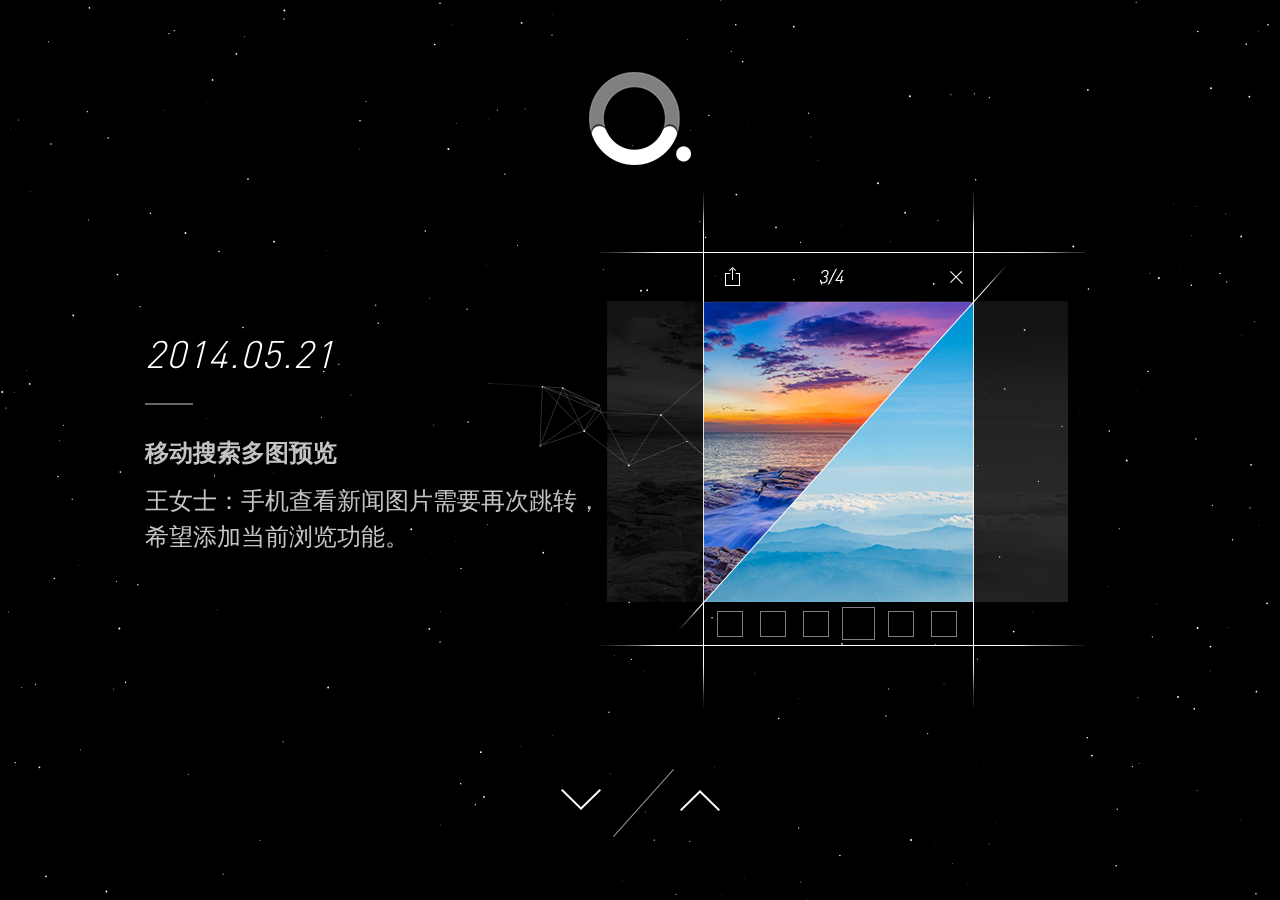
<file: index.html>
<!DOCTYPE html>
<head>
  <meta http-equiv="X-UA-Compatible" content="IE=edge,chrome=1">
  <meta name="renderer" content="webkit">
  <meta charset="UTF-8" />
  <link rel="stylesheet" href="sousuo.css">
</head>
<body>
<canvas id="bkg"></canvas>
<div id="sousuo_logo"></div>
<div class="content">
  <section class="mast" style="background: url('image/pic_1.png') center no-repeat; background-size: auto 100%;">
    <!--figure class="mast__bg" style="background-image:url(https://unsplash.it/1800/800?image=893)"></figure-->
    <header class="mast__header">
      <h1 class="mast__title js-spanize">2014.05.21</h1> 
      <hr class="sep"/>
      <p class="mast__text js-spanize bold">
移动搜索多图预览</p>
      <p class="mast__text js-spanize">
王女士：手机查看新闻图片需要再次跳转，
希望添加当前浏览功能。</p>

    </header>
  </section>
</div>
<div id="page_switcher"></div>
<script src="jquery-2.2.4.min.js"></script>
<script src="sousuo.js"></script>
</body>
</file>
<file: sousuo.css>
@font-face {
  font-family: 'DINPro-Light';
  src: url('font/DINPro-Light.eot');
  src: url('font/DINPro-Light.eot?#iefix') format('embedded-opentype'),
   url('font/DINPro-Light.woff') format('woff'),
   url('font/DINPro-Light.ttf') format('truetype'),
   url('font/DINPro-Light.svg') format('svg');
  font-weight: normal;
  font-style: normal;
}
/*思源黑体极细*/
@font-face {
  font-family: 'SourceHanSansCN-ExtraLight';
  src: url('https://at.alicdn.com/t/jlvgtntorpg8ehfr.eot'); /* IE9*/
  src: url('https://at.alicdn.com/t/jlvgtntorpg8ehfr.eot?#iefix') format('embedded-opentype'), /* IE6-IE8 */
  url('https://at.alicdn.com/t/jlvgtntorpg8ehfr.woff') format('woff'), /* chrome、firefox */
  url('https://at.alicdn.com/t/jlvgtntorpg8ehfr.ttf') format('truetype'), /* chrome、firefox、opera、Safari, Android, iOS 4.2+*/
  url('https://at.alicdn.com/t/jlvgtntorpg8ehfr.svg#思源黑体-极细') format('svg'); /* iOS 4.1- */
  font-weight: normal;
  font-style: normal;
}
/*思源黑体常规*/
@font-face {
  font-family: 'SourceHanSansCN-Normal';
  src: url('https://at.alicdn.com/t/ygrvna3oz7z7u8fr.eot'); /* IE9*/
  src: url('https://at.alicdn.com/t/ygrvna3oz7z7u8fr.eot?#iefix') format('embedded-opentype'), /* IE6-IE8 */
  url('https://at.alicdn.com/t/ygrvna3oz7z7u8fr.woff') format('woff'), /* chrome、firefox */
  url('https://at.alicdn.com/t/ygrvna3oz7z7u8fr.ttf') format('truetype'), /* chrome、firefox、opera、Safari, Android, iOS 4.2+*/
  url('https://at.alicdn.com/t/ygrvna3oz7z7u8fr.svg#NotoSansHans-DemiLight') format('svg'); /* iOS 4.1- */
  font-weight: bold;
  font-style: normal;
}

html, body {
  background: #000;
  margin: 0;
  padding: 0;
}
#bkg{
  position: absolute;
  width: 100%;
  height: 100%;
  top: 0;
  right: 0;
  bottom: 0;
  left: 0;
}
#sousuo_logo{
  position: absolute;
  background: url("image/logo.png") center no-repeat;
  width: 102px;
  height: 93px;
  left: 50%;
  top: 8%;
  margin-left: -51px;
}
#page_switcher{
  position: absolute;
  bottom: 7%;
  left: 50%;
  width: 159px;
  height: 68px;
  margin-left: -79px;
  background: url("image/arrow.png") center no-repeat;
}
.content {
  position: absolute;
  width: 1100px;
  height: 60%;
  max-height: 514px;
  top: 50%;
  left: 50%;
  -webkit-transform: translate(-50%, -50%);
  font-family: monospace;
  line-height: 1.5;
  font-weight: 400;
  font-style: normal;
  -ms-text-size-adjust: 100%;
  -webkit-text-size-adjust: 100%;
  -webkit-font-smoothing: antialiased;
  -moz-osx-font-smoothing: grayscale;
  text-rendering: optimizeLegibility;
}
.sep {
  border: 0;
  width: 48px;
  height: 2px;
  margin: 30px 0;
  background-color: rgba(255, 255, 255, 0.4);
}

.mast {
  position: relative;
  display: -webkit-box;
  display: -webkit-flex;
  display: -ms-flexbox;
  display: flex;
  -webkit-box-align: center;
  -webkit-align-items: center;
      -ms-flex-align: center;
          align-items: center;
  width: 100%;
  height: 100%;
  color: #fff;
}
.mast > header {
  z-index: 2;
  position: relative;
}
.mast__bg {
  position: absolute;
  top: 0;
  left: 0;
  width: 100%;
  height: 100%;
  margin: 0;
  padding: 0;
  background-size: cover;
  background-position: 50%;
}
.mast__header {
  padding: 5%;
}
.mast__title {
  font-family: "DINPro-Light", monospace;
  font-size: 38px;
  font-weight: normal;
  font-style: italic;
  line-height: 40px;
  text-transform: uppercase;
  letter-spacing: 1px;
  margin: 0;
}
.mast__title span {
  -webkit-animation: letter-glow 0.7s 0s ease both;
          animation: letter-glow 0.7s 0s ease both;
}
.mast__title span:nth-child(1) {
  -webkit-animation-delay: 0.05s;
          animation-delay: 0.05s;
}
.mast__title span:nth-child(2) {
  -webkit-animation-delay: 0.1s;
          animation-delay: 0.1s;
}
.mast__title span:nth-child(3) {
  -webkit-animation-delay: 0.15s;
          animation-delay: 0.15s;
}
.mast__title span:nth-child(4) {
  -webkit-animation-delay: 0.2s;
          animation-delay: 0.2s;
}
.mast__title span:nth-child(5) {
  -webkit-animation-delay: 0.25s;
          animation-delay: 0.25s;
}
.mast__title span:nth-child(6) {
  -webkit-animation-delay: 0.3s;
          animation-delay: 0.3s;
}
.mast__title span:nth-child(7) {
  -webkit-animation-delay: 0.35s;
          animation-delay: 0.35s;
}
.mast__title span:nth-child(8) {
  -webkit-animation-delay: 0.4s;
          animation-delay: 0.4s;
}
.mast__title span:nth-child(9) {
  -webkit-animation-delay: 0.45s;
          animation-delay: 0.45s;
}
.mast__title span:nth-child(10) {
  -webkit-animation-delay: 0.5s;
          animation-delay: 0.5s;
}
.mast__title span:nth-child(11) {
  -webkit-animation-delay: 0.55s;
          animation-delay: 0.55s;
}
.mast__title span:nth-child(12) {
  -webkit-animation-delay: 0.6s;
          animation-delay: 0.6s;
}
.mast__title span:nth-child(13) {
  -webkit-animation-delay: 0.65s;
          animation-delay: 0.65s;
}
.mast__title span:nth-child(14) {
  -webkit-animation-delay: 0.7s;
          animation-delay: 0.7s;
}
.mast__title span:nth-child(15) {
  -webkit-animation-delay: 0.75s;
          animation-delay: 0.75s;
}
.mast__title span:nth-child(16) {
  -webkit-animation-delay: 0.8s;
          animation-delay: 0.8s;
}
.mast__title span:nth-child(17) {
  -webkit-animation-delay: 0.85s;
          animation-delay: 0.85s;
}
.mast__title span:nth-child(18) {
  -webkit-animation-delay: 0.9s;
          animation-delay: 0.9s;
}
.mast__title span:nth-child(19) {
  -webkit-animation-delay: 0.95s;
          animation-delay: 0.95s;
}
.mast__title span:nth-child(20) {
  -webkit-animation-delay: 1s;
          animation-delay: 1s;
}
.mast__title span:nth-child(21) {
  -webkit-animation-delay: 1.05s;
          animation-delay: 1.05s;
}
.mast__title span:nth-child(22) {
  -webkit-animation-delay: 1.1s;
          animation-delay: 1.1s;
}
.mast__title span:nth-child(23) {
  -webkit-animation-delay: 1.15s;
          animation-delay: 1.15s;
}
.mast__title span:nth-child(24) {
  -webkit-animation-delay: 1.2s;
          animation-delay: 1.2s;
}
.mast__title span:nth-child(25) {
  -webkit-animation-delay: 1.25s;
          animation-delay: 1.25s;
}
.mast__text {
  font-family: "SourceHanSansCN-ExtraLight", "华文细黑", "Microsoft Yahei", monospace;
  font-size: 24px;
  color: #c4c4c4;
  margin: 0 0 0.5em;
  line-height: 1.5;
  white-space: pre;
}
.mast__text.bold {
  font-family: "SourceHanSansCN-Normal", "华文细黑", "Microsoft Yahei", monospace;
  font-weight: bold;
}
.mast__text span {
  -webkit-animation: letter-glow 0.7s 0s ease both;
          animation: letter-glow 0.7s 0s ease both;
}
.mast__text span:nth-child(1) {
  -webkit-animation-delay: 0.05s;
          animation-delay: 0.05s;
}
.mast__text span:nth-child(2) {
  -webkit-animation-delay: 0.1s;
          animation-delay: 0.1s;
}
.mast__text span:nth-child(3) {
  -webkit-animation-delay: 0.15s;
          animation-delay: 0.15s;
}
.mast__text span:nth-child(4) {
  -webkit-animation-delay: 0.2s;
          animation-delay: 0.2s;
}
.mast__text span:nth-child(5) {
  -webkit-animation-delay: 0.25s;
          animation-delay: 0.25s;
}
.mast__text span:nth-child(6) {
  -webkit-animation-delay: 0.3s;
          animation-delay: 0.3s;
}
.mast__text span:nth-child(7) {
  -webkit-animation-delay: 0.35s;
          animation-delay: 0.35s;
}
.mast__text span:nth-child(8) {
  -webkit-animation-delay: 0.4s;
          animation-delay: 0.4s;
}
.mast__text span:nth-child(9) {
  -webkit-animation-delay: 0.45s;
          animation-delay: 0.45s;
}
.mast__text span:nth-child(10) {
  -webkit-animation-delay: 0.5s;
          animation-delay: 0.5s;
}
.mast__text span:nth-child(11) {
  -webkit-animation-delay: 0.55s;
          animation-delay: 0.55s;
}
.mast__text span:nth-child(12) {
  -webkit-animation-delay: 0.6s;
          animation-delay: 0.6s;
}
.mast__text span:nth-child(13) {
  -webkit-animation-delay: 0.65s;
          animation-delay: 0.65s;
}
.mast__text span:nth-child(14) {
  -webkit-animation-delay: 0.7s;
          animation-delay: 0.7s;
}
.mast__text span:nth-child(15) {
  -webkit-animation-delay: 0.75s;
          animation-delay: 0.75s;
}
.mast__text span:nth-child(16) {
  -webkit-animation-delay: 0.8s;
          animation-delay: 0.8s;
}
.mast__text span:nth-child(17) {
  -webkit-animation-delay: 0.85s;
          animation-delay: 0.85s;
}
.mast__text span:nth-child(18) {
  -webkit-animation-delay: 0.9s;
          animation-delay: 0.9s;
}
.mast__text span:nth-child(19) {
  -webkit-animation-delay: 0.95s;
          animation-delay: 0.95s;
}
.mast__text span:nth-child(20) {
  -webkit-animation-delay: 1s;
          animation-delay: 1s;
}
.mast__text span:nth-child(21) {
  -webkit-animation-delay: 1.05s;
          animation-delay: 1.05s;
}
.mast__text span:nth-child(22) {
  -webkit-animation-delay: 1.1s;
          animation-delay: 1.1s;
}
.mast__text span:nth-child(23) {
  -webkit-animation-delay: 1.15s;
          animation-delay: 1.15s;
}
.mast__text span:nth-child(24) {
  -webkit-animation-delay: 1.2s;
          animation-delay: 1.2s;
}
.mast__text span:nth-child(25) {
  -webkit-animation-delay: 1.25s;
          animation-delay: 1.25s;
}
.mast__text span:nth-child(26) {
  -webkit-animation-delay: 1.3s;
          animation-delay: 1.3s;
}
.mast__text span:nth-child(27) {
  -webkit-animation-delay: 1.35s;
          animation-delay: 1.35s;
}
.mast__text span:nth-child(28) {
  -webkit-animation-delay: 1.4s;
          animation-delay: 1.4s;
}
.mast__text span:nth-child(29) {
  -webkit-animation-delay: 1.45s;
          animation-delay: 1.45s;
}
.mast__text span:nth-child(30) {
  -webkit-animation-delay: 1.5s;
          animation-delay: 1.5s;
}
.mast__text span:nth-child(31) {
  -webkit-animation-delay: 1.55s;
          animation-delay: 1.55s;
}
.mast__text span:nth-child(32) {
  -webkit-animation-delay: 1.6s;
          animation-delay: 1.6s;
}
.mast__text span:nth-child(33) {
  -webkit-animation-delay: 1.65s;
          animation-delay: 1.65s;
}
.mast__text span:nth-child(34) {
  -webkit-animation-delay: 1.7s;
          animation-delay: 1.7s;
}
.mast__text span:nth-child(35) {
  -webkit-animation-delay: 1.75s;
          animation-delay: 1.75s;
}
.mast__text span:nth-child(36) {
  -webkit-animation-delay: 1.8s;
          animation-delay: 1.8s;
}
.mast__text span:nth-child(37) {
  -webkit-animation-delay: 1.85s;
          animation-delay: 1.85s;
}
.mast__text span:nth-child(38) {
  -webkit-animation-delay: 1.9s;
          animation-delay: 1.9s;
}
.mast__text span:nth-child(39) {
  -webkit-animation-delay: 1.95s;
          animation-delay: 1.95s;
}
.mast__text span:nth-child(40) {
  -webkit-animation-delay: 2s;
          animation-delay: 2s;
}
.mast__text span:nth-child(41) {
  -webkit-animation-delay: 2.05s;
          animation-delay: 2.05s;
}
.mast__text span:nth-child(42) {
  -webkit-animation-delay: 2.1s;
          animation-delay: 2.1s;
}
.mast__text span:nth-child(43) {
  -webkit-animation-delay: 2.15s;
          animation-delay: 2.15s;
}
.mast__text span:nth-child(44) {
  -webkit-animation-delay: 2.2s;
          animation-delay: 2.2s;
}
.mast__text span:nth-child(45) {
  -webkit-animation-delay: 2.25s;
          animation-delay: 2.25s;
}
.mast__text span:nth-child(46) {
  -webkit-animation-delay: 2.3s;
          animation-delay: 2.3s;
}
.mast__text span:nth-child(47) {
  -webkit-animation-delay: 2.35s;
          animation-delay: 2.35s;
}
.mast__text span:nth-child(48) {
  -webkit-animation-delay: 2.4s;
          animation-delay: 2.4s;
}
.mast__text span:nth-child(49) {
  -webkit-animation-delay: 2.45s;
          animation-delay: 2.45s;
}
.mast__text span:nth-child(50) {
  -webkit-animation-delay: 2.5s;
          animation-delay: 2.5s;
}
.mast__text span:nth-child(51) {
  -webkit-animation-delay: 2.55s;
          animation-delay: 2.55s;
}
.mast__text span:nth-child(52) {
  -webkit-animation-delay: 2.6s;
          animation-delay: 2.6s;
}
.mast__text span:nth-child(53) {
  -webkit-animation-delay: 2.65s;
          animation-delay: 2.65s;
}
.mast__text span:nth-child(54) {
  -webkit-animation-delay: 2.7s;
          animation-delay: 2.7s;
}
.mast__text span:nth-child(55) {
  -webkit-animation-delay: 2.75s;
          animation-delay: 2.75s;
}
.mast__text span:nth-child(56) {
  -webkit-animation-delay: 2.8s;
          animation-delay: 2.8s;
}
.mast__text span:nth-child(57) {
  -webkit-animation-delay: 2.85s;
          animation-delay: 2.85s;
}
.mast__text span:nth-child(58) {
  -webkit-animation-delay: 2.9s;
          animation-delay: 2.9s;
}
.mast__text span:nth-child(59) {
  -webkit-animation-delay: 2.95s;
          animation-delay: 2.95s;
}
.mast__text span:nth-child(60) {
  -webkit-animation-delay: 3s;
          animation-delay: 3s;
}
.mast__text span:nth-child(61) {
  -webkit-animation-delay: 3.05s;
          animation-delay: 3.05s;
}
.mast__text span:nth-child(62) {
  -webkit-animation-delay: 3.1s;
          animation-delay: 3.1s;
}
.mast__text span:nth-child(63) {
  -webkit-animation-delay: 3.15s;
          animation-delay: 3.15s;
}
.mast__text span:nth-child(64) {
  -webkit-animation-delay: 3.2s;
          animation-delay: 3.2s;
}
.mast__text span:nth-child(65) {
  -webkit-animation-delay: 3.25s;
          animation-delay: 3.25s;
}
.mast__text span:nth-child(66) {
  -webkit-animation-delay: 3.3s;
          animation-delay: 3.3s;
}
.mast__text span:nth-child(67) {
  -webkit-animation-delay: 3.35s;
          animation-delay: 3.35s;
}
.mast__text span:nth-child(68) {
  -webkit-animation-delay: 3.4s;
          animation-delay: 3.4s;
}
.mast__text span:nth-child(69) {
  -webkit-animation-delay: 3.45s;
          animation-delay: 3.45s;
}
.mast__text span:nth-child(70) {
  -webkit-animation-delay: 3.5s;
          animation-delay: 3.5s;
}
.mast__text span:nth-child(71) {
  -webkit-animation-delay: 3.55s;
          animation-delay: 3.55s;
}
.mast__text span:nth-child(72) {
  -webkit-animation-delay: 3.6s;
          animation-delay: 3.6s;
}
.mast__text span:nth-child(73) {
  -webkit-animation-delay: 3.65s;
          animation-delay: 3.65s;
}
.mast__text span:nth-child(74) {
  -webkit-animation-delay: 3.7s;
          animation-delay: 3.7s;
}
.mast__text span:nth-child(75) {
  -webkit-animation-delay: 3.75s;
          animation-delay: 3.75s;
}
.mast__text span:nth-child(76) {
  -webkit-animation-delay: 3.8s;
          animation-delay: 3.8s;
}
.mast__text span:nth-child(77) {
  -webkit-animation-delay: 3.85s;
          animation-delay: 3.85s;
}
.mast__text span:nth-child(78) {
  -webkit-animation-delay: 3.9s;
          animation-delay: 3.9s;
}
.mast__text span:nth-child(79) {
  -webkit-animation-delay: 3.95s;
          animation-delay: 3.95s;
}
.mast__text span:nth-child(80) {
  -webkit-animation-delay: 4s;
          animation-delay: 4s;
}
.mast__text span:nth-child(81) {
  -webkit-animation-delay: 4.05s;
          animation-delay: 4.05s;
}
.mast__text span:nth-child(82) {
  -webkit-animation-delay: 4.1s;
          animation-delay: 4.1s;
}
.mast__text span:nth-child(83) {
  -webkit-animation-delay: 4.15s;
          animation-delay: 4.15s;
}
.mast__text span:nth-child(84) {
  -webkit-animation-delay: 4.2s;
          animation-delay: 4.2s;
}
.mast__text span:nth-child(85) {
  -webkit-animation-delay: 4.25s;
          animation-delay: 4.25s;
}
.mast__text span:nth-child(86) {
  -webkit-animation-delay: 4.3s;
          animation-delay: 4.3s;
}
.mast__text span:nth-child(87) {
  -webkit-animation-delay: 4.35s;
          animation-delay: 4.35s;
}
.mast__text span:nth-child(88) {
  -webkit-animation-delay: 4.4s;
          animation-delay: 4.4s;
}
.mast__text span:nth-child(89) {
  -webkit-animation-delay: 4.45s;
          animation-delay: 4.45s;
}
.mast__text span:nth-child(90) {
  -webkit-animation-delay: 4.5s;
          animation-delay: 4.5s;
}
.mast__text span:nth-child(91) {
  -webkit-animation-delay: 4.55s;
          animation-delay: 4.55s;
}
.mast__text span:nth-child(92) {
  -webkit-animation-delay: 4.6s;
          animation-delay: 4.6s;
}
.mast__text span:nth-child(93) {
  -webkit-animation-delay: 4.65s;
          animation-delay: 4.65s;
}
.mast__text span:nth-child(94) {
  -webkit-animation-delay: 4.7s;
          animation-delay: 4.7s;
}
.mast__text span:nth-child(95) {
  -webkit-animation-delay: 4.75s;
          animation-delay: 4.75s;
}
.mast__text span:nth-child(96) {
  -webkit-animation-delay: 4.8s;
          animation-delay: 4.8s;
}
.mast__text span:nth-child(97) {
  -webkit-animation-delay: 4.85s;
          animation-delay: 4.85s;
}
.mast__text span:nth-child(98) {
  -webkit-animation-delay: 4.9s;
          animation-delay: 4.9s;
}
.mast__text span:nth-child(99) {
  -webkit-animation-delay: 4.95s;
          animation-delay: 4.95s;
}
.mast__text span:nth-child(100) {
  -webkit-animation-delay: 5s;
          animation-delay: 5s;
}
.mast__text span:nth-child(101) {
  -webkit-animation-delay: 5.05s;
          animation-delay: 5.05s;
}
.mast__text span:nth-child(102) {
  -webkit-animation-delay: 5.1s;
          animation-delay: 5.1s;
}
.mast__text span:nth-child(103) {
  -webkit-animation-delay: 5.15s;
          animation-delay: 5.15s;
}
.mast__text span:nth-child(104) {
  -webkit-animation-delay: 5.2s;
          animation-delay: 5.2s;
}
.mast__text span:nth-child(105) {
  -webkit-animation-delay: 5.25s;
          animation-delay: 5.25s;
}
.mast__text span:nth-child(106) {
  -webkit-animation-delay: 5.3s;
          animation-delay: 5.3s;
}
.mast__text span:nth-child(107) {
  -webkit-animation-delay: 5.35s;
          animation-delay: 5.35s;
}
.mast__text span:nth-child(108) {
  -webkit-animation-delay: 5.4s;
          animation-delay: 5.4s;
}
.mast__text span:nth-child(109) {
  -webkit-animation-delay: 5.45s;
          animation-delay: 5.45s;
}
.mast__text span:nth-child(110) {
  -webkit-animation-delay: 5.5s;
          animation-delay: 5.5s;
}
.mast__text span:nth-child(111) {
  -webkit-animation-delay: 5.55s;
          animation-delay: 5.55s;
}
.mast__text span:nth-child(112) {
  -webkit-animation-delay: 5.6s;
          animation-delay: 5.6s;
}
.mast__text span:nth-child(113) {
  -webkit-animation-delay: 5.65s;
          animation-delay: 5.65s;
}
.mast__text span:nth-child(114) {
  -webkit-animation-delay: 5.7s;
          animation-delay: 5.7s;
}
.mast__text span:nth-child(115) {
  -webkit-animation-delay: 5.75s;
          animation-delay: 5.75s;
}
.mast__text span:nth-child(116) {
  -webkit-animation-delay: 5.8s;
          animation-delay: 5.8s;
}
.mast__text span:nth-child(117) {
  -webkit-animation-delay: 5.85s;
          animation-delay: 5.85s;
}
.mast__text span:nth-child(118) {
  -webkit-animation-delay: 5.9s;
          animation-delay: 5.9s;
}
.mast__text span:nth-child(119) {
  -webkit-animation-delay: 5.95s;
          animation-delay: 5.95s;
}
.mast__text span:nth-child(120) {
  -webkit-animation-delay: 6s;
          animation-delay: 6s;
}
.mast__text span:nth-child(121) {
  -webkit-animation-delay: 6.05s;
          animation-delay: 6.05s;
}
.mast__text span:nth-child(122) {
  -webkit-animation-delay: 6.1s;
          animation-delay: 6.1s;
}
.mast__text span:nth-child(123) {
  -webkit-animation-delay: 6.15s;
          animation-delay: 6.15s;
}
.mast__text span:nth-child(124) {
  -webkit-animation-delay: 6.2s;
          animation-delay: 6.2s;
}
.mast__text span:nth-child(125) {
  -webkit-animation-delay: 6.25s;
          animation-delay: 6.25s;
}
.mast__text span:nth-child(126) {
  -webkit-animation-delay: 6.3s;
          animation-delay: 6.3s;
}
.mast__text span:nth-child(127) {
  -webkit-animation-delay: 6.35s;
          animation-delay: 6.35s;
}
.mast__text span:nth-child(128) {
  -webkit-animation-delay: 6.4s;
          animation-delay: 6.4s;
}
.mast__text span:nth-child(129) {
  -webkit-animation-delay: 6.45s;
          animation-delay: 6.45s;
}
.mast__text span:nth-child(130) {
  -webkit-animation-delay: 6.5s;
          animation-delay: 6.5s;
}
.mast__text span:nth-child(131) {
  -webkit-animation-delay: 6.55s;
          animation-delay: 6.55s;
}
.mast__text span:nth-child(132) {
  -webkit-animation-delay: 6.6s;
          animation-delay: 6.6s;
}
.mast__text span:nth-child(133) {
  -webkit-animation-delay: 6.65s;
          animation-delay: 6.65s;
}
.mast__text span:nth-child(134) {
  -webkit-animation-delay: 6.7s;
          animation-delay: 6.7s;
}
.mast__text span:nth-child(135) {
  -webkit-animation-delay: 6.75s;
          animation-delay: 6.75s;
}
.mast__text span:nth-child(136) {
  -webkit-animation-delay: 6.8s;
          animation-delay: 6.8s;
}
.mast__text span:nth-child(137) {
  -webkit-animation-delay: 6.85s;
          animation-delay: 6.85s;
}
.mast__text span:nth-child(138) {
  -webkit-animation-delay: 6.9s;
          animation-delay: 6.9s;
}
.mast__text span:nth-child(139) {
  -webkit-animation-delay: 6.95s;
          animation-delay: 6.95s;
}
.mast__text span:nth-child(140) {
  -webkit-animation-delay: 7s;
          animation-delay: 7s;
}
.mast__text span:nth-child(141) {
  -webkit-animation-delay: 7.05s;
          animation-delay: 7.05s;
}
.mast__text span:nth-child(142) {
  -webkit-animation-delay: 7.1s;
          animation-delay: 7.1s;
}
.mast__text span:nth-child(143) {
  -webkit-animation-delay: 7.15s;
          animation-delay: 7.15s;
}
.mast__text span:nth-child(144) {
  -webkit-animation-delay: 7.2s;
          animation-delay: 7.2s;
}
.mast__text span:nth-child(145) {
  -webkit-animation-delay: 7.25s;
          animation-delay: 7.25s;
}
.mast__text span:nth-child(146) {
  -webkit-animation-delay: 7.3s;
          animation-delay: 7.3s;
}
.mast__text span:nth-child(147) {
  -webkit-animation-delay: 7.35s;
          animation-delay: 7.35s;
}
.mast__text span:nth-child(148) {
  -webkit-animation-delay: 7.4s;
          animation-delay: 7.4s;
}
.mast__text span:nth-child(149) {
  -webkit-animation-delay: 7.45s;
          animation-delay: 7.45s;
}
.mast__text span:nth-child(150) {
  -webkit-animation-delay: 7.5s;
          animation-delay: 7.5s;
}
.mast__text span:nth-child(151) {
  -webkit-animation-delay: 7.55s;
          animation-delay: 7.55s;
}
.mast__text span:nth-child(152) {
  -webkit-animation-delay: 7.6s;
          animation-delay: 7.6s;
}
.mast__text span:nth-child(153) {
  -webkit-animation-delay: 7.65s;
          animation-delay: 7.65s;
}
.mast__text span:nth-child(154) {
  -webkit-animation-delay: 7.7s;
          animation-delay: 7.7s;
}
.mast__text span:nth-child(155) {
  -webkit-animation-delay: 7.75s;
          animation-delay: 7.75s;
}
.mast__text span:nth-child(156) {
  -webkit-animation-delay: 7.8s;
          animation-delay: 7.8s;
}
.mast__text span:nth-child(157) {
  -webkit-animation-delay: 7.85s;
          animation-delay: 7.85s;
}
.mast__text span:nth-child(158) {
  -webkit-animation-delay: 7.9s;
          animation-delay: 7.9s;
}
.mast__text span:nth-child(159) {
  -webkit-animation-delay: 7.95s;
          animation-delay: 7.95s;
}
.mast__text span:nth-child(160) {
  -webkit-animation-delay: 8s;
          animation-delay: 8s;
}
.mast__text span:nth-child(161) {
  -webkit-animation-delay: 8.05s;
          animation-delay: 8.05s;
}
.mast__text span:nth-child(162) {
  -webkit-animation-delay: 8.1s;
          animation-delay: 8.1s;
}
.mast__text span:nth-child(163) {
  -webkit-animation-delay: 8.15s;
          animation-delay: 8.15s;
}
.mast__text span:nth-child(164) {
  -webkit-animation-delay: 8.2s;
          animation-delay: 8.2s;
}
.mast__text span:nth-child(165) {
  -webkit-animation-delay: 8.25s;
          animation-delay: 8.25s;
}
.mast__text span:nth-child(166) {
  -webkit-animation-delay: 8.3s;
          animation-delay: 8.3s;
}
.mast__text span:nth-child(167) {
  -webkit-animation-delay: 8.35s;
          animation-delay: 8.35s;
}
.mast__text span:nth-child(168) {
  -webkit-animation-delay: 8.4s;
          animation-delay: 8.4s;
}
.mast__text span:nth-child(169) {
  -webkit-animation-delay: 8.45s;
          animation-delay: 8.45s;
}
.mast__text span:nth-child(170) {
  -webkit-animation-delay: 8.5s;
          animation-delay: 8.5s;
}
.mast__text span:nth-child(171) {
  -webkit-animation-delay: 8.55s;
          animation-delay: 8.55s;
}
.mast__text span:nth-child(172) {
  -webkit-animation-delay: 8.6s;
          animation-delay: 8.6s;
}
.mast__text span:nth-child(173) {
  -webkit-animation-delay: 8.65s;
          animation-delay: 8.65s;
}
.mast__text span:nth-child(174) {
  -webkit-animation-delay: 8.7s;
          animation-delay: 8.7s;
}
.mast__text span:nth-child(175) {
  -webkit-animation-delay: 8.75s;
          animation-delay: 8.75s;
}
.mast__text span:nth-child(176) {
  -webkit-animation-delay: 8.8s;
          animation-delay: 8.8s;
}
.mast__text span:nth-child(177) {
  -webkit-animation-delay: 8.85s;
          animation-delay: 8.85s;
}
.mast__text span:nth-child(178) {
  -webkit-animation-delay: 8.9s;
          animation-delay: 8.9s;
}
.mast__text span:nth-child(179) {
  -webkit-animation-delay: 8.95s;
          animation-delay: 8.95s;
}
.mast__text span:nth-child(180) {
  -webkit-animation-delay: 9s;
          animation-delay: 9s;
}

@-webkit-keyframes letter-glow {
  0% {
    opacity: 0;
    text-shadow: 0px 0px 1px rgba(255, 255, 255, 0.1);
  }
  66% {
    opacity: 1;
    text-shadow: 0px 0px 20px rgba(255, 255, 255, 0.9);
  }
  77% {
    opacity: 1;
  }
  100% {
    opacity: 0.9;
    text-shadow: 0px 0px 20px rgba(255, 255, 255, 0);
  }
}

@keyframes letter-glow {
  0% {
    opacity: 0;
    text-shadow: 0px 0px 1px rgba(255, 255, 255, 0.1);
  }
  66% {
    opacity: 1;
    text-shadow: 0px 0px 20px rgba(255, 255, 255, 0.9);
  }
  77% {
    opacity: 1;
  }
  100% {
    opacity: 0.9;
    text-shadow: 0px 0px 20px rgba(255, 255, 255, 0);
  }
}
</file>
